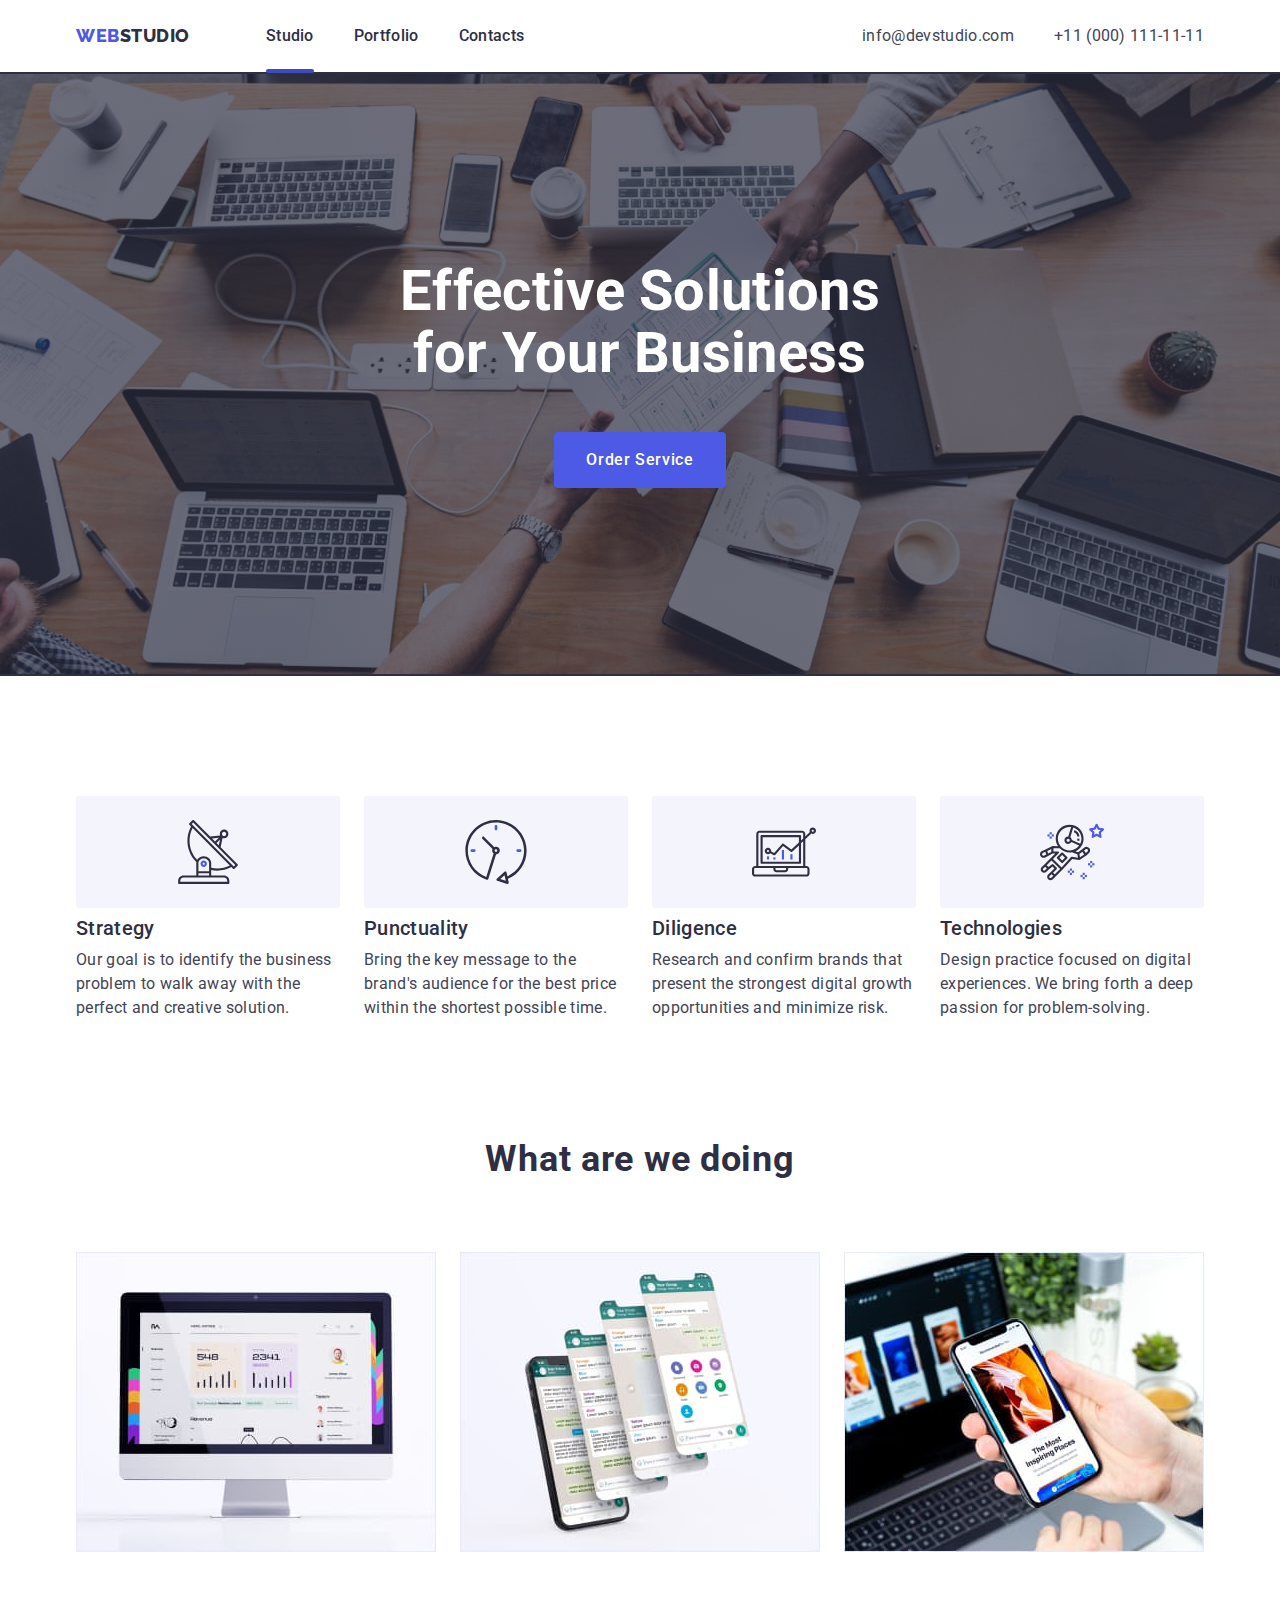
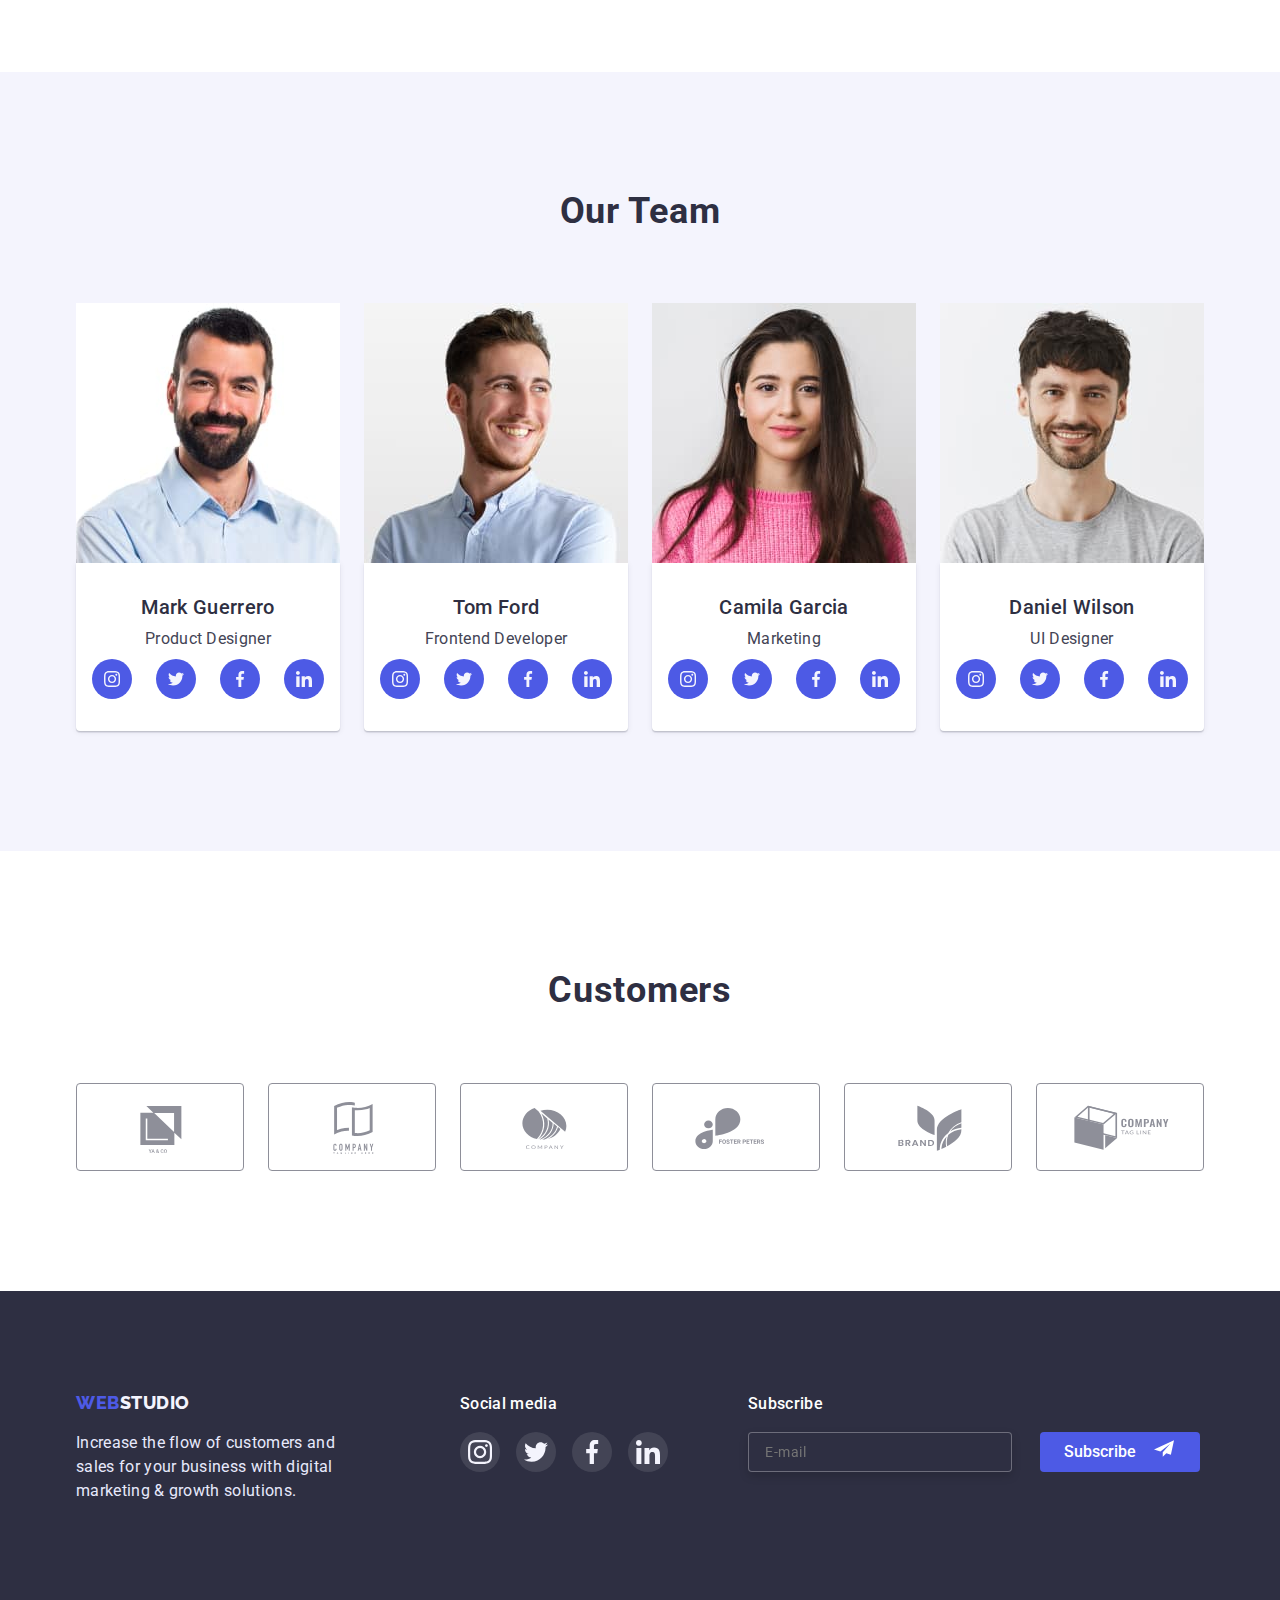
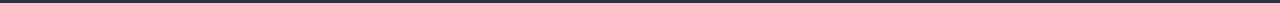
<file: index.html>
<!DOCTYPE html>
<html lang="en">
  <head>
    <meta charset="UTF-8" />
    <meta http-equiv="X-UA-Compatible" content="IE=edge" />
    <meta name="viewport" content="width=device-width, initial-scale=1.0" />
    <title>WebStudio</title>

    <link rel="preconnect" href="https://fonts.googleapis.com" />
    <link rel="preconnect" href="https://fonts.gstatic.com" crossorigin />
    <link
      href="https://fonts.googleapis.com/css2?family=Raleway:wght@800&family=Roboto:wght@400;500;700;900&display=swap"
      rel="stylesheet"
    />
    <link
      rel="stylesheet"
      href="https://cdn.jsdelivr.net/npm/modern-normalize@1.1.0/modern-normalize.min.css"
    />
    <link rel="stylesheet" href="./css/styles.css" />
  </head>
  <body>
    <!--header-->
    <header class="header">
      <div class="container heder-container">
        <nav class="nav">
          <a class="logo logo-header" href="">WEB<span class="logo-dark">STUDIO</span></a>
          <ul class="nav-list">
            <li class="nav-item"><a class="nav-link active" href="">Studio</a></li>
            <li class="nav-item"><a class="nav-link" href="./portfolio.html">Portfolio</a></li>
            <li class="nav-item"><a class="nav-link" href="">Contacts</a></li>
          </ul>
        </nav>
        <address class="contact">
          <ul class="contact-list">
            <li class="contact-item">
              <a class="text contact-mail" href="mailto:info@devstudio.com">info@devstudio.com</a>
            </li>
            <li class="contact-item">
              <a class="text contact-tel" href="tel:+110001111111">+11 (000) 111-11-11</a>
            </li>
          </ul>
        </address>
      </div>
    </header>
    <main>
      <!--hero-->
      <section class="hero">
        <div class="container">
          <h1 class="main-title">Effective Solutions for Your Business</h1>
          <button class="btn modal-btn" data-modal-open type="button">Order Service</button>
        </div>
      </section>

      <!--activity-company-->
      <section class="section activity-company">
        <div class="container">
          <h2 class="hidden-title">work</h2>
          <ul class="activity-company-list">
            <li class="activity-company-item">
              <div class="company-icon-box">
                <svg class="company-icon">
                  <use href="./images/icons.svg#antenna"></use>
                </svg>
              </div>
              <h3 class="suptitle activity-company-title">Strategy</h3>
              <p class="activity-company-text">
                Our goal is to identify the business problem to walk away with the perfect and
                creative solution.
              </p>
            </li>

            <li class="activity-company-item">
              <div class="company-icon-box">
                <svg class="company-icon">
                  <use href="./images/icons.svg#clock"></use>
                </svg>
              </div>
              <h3 class="suptitle activity-company-title">Punctuality</h3>
              <p class="activity-company-text">
                Bring the key message to the brand's audience for the best price within the shortest
                possible time.
              </p>
            </li>

            <li class="activity-company-item">
              <div class="company-icon-box">
                <svg class="company-icon">
                  <use href="./images/icons.svg#diagram"></use>
                </svg>
              </div>
              <h3 class="suptitle activity-company-title">Diligence</h3>
              <p class="activity-company-text">
                Research and confirm brands that present the strongest digital growth opportunities
                and minimize risk.
              </p>
            </li>

            <li class="activity-company-item">
              <div class="company-icon-box">
                <svg class="company-icon">
                  <use href="./images/icons.svg#astronaut"></use>
                </svg>
              </div>
              <h3 class="suptitle activity-company-title">Technologies</h3>
              <p class="activity-company-text">
                Design practice focused on digital experiences. We bring forth a deep passion for
                problem-solving.
              </p>
            </li>
          </ul>
        </div>
      </section>

      <!--work-->
      <section class="section our-work">
        <div class="container">
          <h2 class="title our-work-title">What are we doing</h2>
          <ul class="our-work-list">
            <li class="our-work-item">
              <img class="our-work-img" src="./images/job/pc.jpg" alt="photo" width="360" />
            </li>

            <li class="our-work-item">
              <img class="our-work-img" src="./images/job/telephone.jpg" alt="photo" width="360" />
            </li>

            <li class="our-work-item">
              <img class="our-work-img" src="./images/job/laptop.jpg" alt="photo" width="360" />
            </li>
          </ul>
        </div>
      </section>

      <!--team-->
      <section class="section team">
        <div class="container">
          <h2 class="title team-title">Our Team</h2>
          <ul class="team-list">
            <li class="team-item">
              <img class="team-img" src="./images/team/Product.jpg" alt="photo" width="264" />
              <div class="card-content card-team">
                <h3 class="suptitle developer-name">Mark Guerrero</h3>
                <p class="developer-descriptions">Product Designer</p>
                <ul class="social-list">
                  <li class="social-item">
                    <a href="" class="social-link">
                      <svg class="social-icon">
                        <use href="./images/icons.svg#instagram"></use>
                      </svg>
                    </a>
                  </li>
                  <li class="social-item">
                    <a href="" class="social-link">
                      <svg class="social-icon">
                        <use href="./images/icons.svg#twitter"></use>
                      </svg>
                    </a>
                  </li>
                  <li class="social-item">
                    <a href="" class="social-link">
                      <svg class="social-icon">
                        <use href="./images/icons.svg#facebook"></use>
                      </svg>
                    </a>
                  </li>
                  <li class="social-item">
                    <a href="" class="social-link">
                      <svg class="social-icon">
                        <use href="./images/icons.svg#linkedin"></use>
                      </svg>
                    </a>
                  </li>
                </ul>
              </div>
            </li>

            <li class="team-item">
              <img class="team-img" src="./images/team/Frontend.jpg" alt="photo" width="264" />
              <div class="card-content card-team">
                <h3 class="suptitle developer-name">Tom Ford</h3>
                <p class="developer-descriptions">Frontend Developer</p>
                <ul class="social-list">
                  <li class="social-item">
                    <a href="" class="social-link">
                      <svg class="social-icon">
                        <use href="./images/icons.svg#instagram"></use>
                      </svg>
                    </a>
                  </li>
                  <li class="social-item">
                    <a href="" class="social-link">
                      <svg class="social-icon">
                        <use href="./images/icons.svg#twitter"></use>
                      </svg>
                    </a>
                  </li>
                  <li class="social-item">
                    <a href="" class="social-link">
                      <svg class="social-icon">
                        <use href="./images/icons.svg#facebook"></use>
                      </svg>
                    </a>
                  </li>
                  <li class="social-item">
                    <a href="" class="social-link">
                      <svg class="social-icon">
                        <use href="./images/icons.svg#linkedin"></use>
                      </svg>
                    </a>
                  </li>
                </ul>
              </div>
            </li>

            <li class="team-item">
              <img class="team-img" src="./images/team/Marketing.jpg" alt="photo" width="264" />
              <div class="card-content card-team">
                <h3 class="suptitle developer-name">Camila Garcia</h3>
                <p class="developer-descriptions">Marketing</p>
                <ul class="social-list">
                  <li class="social-item">
                    <a href="" class="social-link">
                      <svg class="social-icon">
                        <use href="./images/icons.svg#instagram"></use>
                      </svg>
                    </a>
                  </li>
                  <li class="social-item">
                    <a href="" class="social-link">
                      <svg class="social-icon">
                        <use href="./images/icons.svg#twitter"></use>
                      </svg>
                    </a>
                  </li>
                  <li class="social-item">
                    <a href="" class="social-link">
                      <svg class="social-icon">
                        <use href="./images/icons.svg#facebook"></use>
                      </svg>
                    </a>
                  </li>
                  <li class="social-item">
                    <a href="" class="social-link">
                      <svg class="social-icon">
                        <use href="./images/icons.svg#linkedin"></use>
                      </svg>
                    </a>
                  </li>
                </ul>
              </div>
            </li>

            <li class="team-item">
              <img class="team-img" src="./images/team/UI.jpg" alt="photo" width="264" />
              <div class="card-content card-team">
                <h3 class="suptitle developer-name">Daniel Wilson</h3>
                <p class="developer-descriptions">UI Designer</p>
                <ul class="social-list">
                  <li class="social-item">
                    <a href="" class="social-link">
                      <svg class="social-icon">
                        <use href="./images/icons.svg#instagram"></use>
                      </svg>
                    </a>
                  </li>
                  <li class="social-item">
                    <a href="" class="social-link">
                      <svg class="social-icon">
                        <use href="./images/icons.svg#twitter"></use>
                      </svg>
                    </a>
                  </li>
                  <li class="social-item">
                    <a href="" class="social-link">
                      <svg class="social-icon">
                        <use href="./images/icons.svg#facebook"></use>
                      </svg>
                    </a>
                  </li>
                  <li class="social-item">
                    <a href="" class="social-link">
                      <svg class="social-icon">
                        <use href="./images/icons.svg#linkedin"></use>
                      </svg>
                    </a>
                  </li>
                </ul>
              </div>
            </li>
          </ul>
        </div>
      </section>
    </main>
    <!--customers-->
    <section class="section">
      <div class="container">
        <h2 class="title">Customers</h2>
        <ul class="customers-list">
          <li class="customers-item">
            <a class="customers-link" href="">
              <svg class="customers-icon">
                <use href="./images/icons.svg#logo"></use>
              </svg>
            </a>
          </li>
          <li class="customers-item">
            <a class="customers-link" href="">
              <svg class="customers-icon">
                <use href="./images/icons.svg#logo-first"></use>
              </svg>
            </a>
          </li>
          <li class="customers-item">
            <a class="customers-link" href="">
              <svg class="customers-icon">
                <use href="./images/icons.svg#logo-second"></use>
              </svg>
            </a>
          </li>
          <li class="customers-item">
            <a class="customers-link" href="">
              <svg class="customers-icon">
                <use href="./images/icons.svg#logo-third"></use>
              </svg>
            </a>
          </li>
          <li class="customers-item">
            <a class="customers-link" href="">
              <svg class="customers-icon">
                <use href="./images/icons.svg#logo-fourth"></use>
              </svg>
            </a>
          </li>
          <li class="customers-item">
            <a class="customers-link" href="">
              <svg class="customers-icon">
                <use href="./images/icons.svg#logo-fifth"></use>
              </svg>
            </a>
          </li>
        </ul>
      </div>
    </section>

    <!--footer-->
    <footer class="footer">
      <div class="container footer-container">
        <div class="container-logo">
          <a class="logo logo-footer" href="">WEB<span class="logo-withe">STUDIO</span></a>
          <p class="footer-text">
            Increase the flow of customers and sales for your business with digital marketing &
            growth solutions.
          </p>
        </div>
        <div class="social-media">
          <h2 class="footer-suptitle">Social media</h2>
          <ul class="footer-list-icon">
            <li class="footer-item-icon">
              <a class="footer-link-icon" href="">
                <svg class="footer-icon">
                  <use href="./images/icons.svg#instagram"></use>
                </svg>
              </a>
            </li>
            <li class="footer-item-icon">
              <a class="footer-link-icon" href="">
                <svg class="footer-icon">
                  <use href="./images/icons.svg#twitter"></use>
                </svg>
              </a>
            </li>
            <li class="footer-item-icon">
              <a class="footer-link-icon" href="">
                <svg class="footer-icon">
                  <use href="./images/icons.svg#facebook"></use>
                </svg>
              </a>
            </li>
            <li class="footer-item-icon">
              <a class="footer-link-icon" href="">
                <svg class="footer-icon">
                  <use href="./images/icons.svg#linkedin"></use>
                </svg>
              </a>
            </li>
          </ul>
        </div>
        <!--footer-form-->
        <form class="footer-form">
          <label class="footer-form-input-desc" for="footer-email">Subscribe</label>
          <input
            class="footer-form-input"
            type="email"
            name="user_email"
            id="footer-email"
            placeholder="E-mail"
            required
            title="Email"
            minlength="2"
          />

          <button class="footer-btn" type="submit">
            Subscribe
            <span class="footer-form-btn">
              <svg class="footer-form-icon">
                <use href="./images/icons.svg#frame"></use>
              </svg>
            </span>
          </button>
        </form>
      </div>
    </footer>
    <!--modal window-->
    <div class="backdrop is-hidden" data-modal>
      <div class="modal">
        <button class="modal-slose-btn" data-modal-close type="button">
          <svg class="modal-slose-btn-icon">
            <use href="./images/icons.svg#close-modal"></use>
          </svg>
        </button>
        <!--modal form-->
        <p class="modal-form-text">Leave your contacts and we will call you back</p>
        <form class="modal-form">
          <div class="modal-form-field">
            <label class="modal-form-input-desc" for="user-name">Name</label>
            <div class="input-wrap-icon">
              <input
                class="modal-form-input"
                type="text"
                name="user_name"
                id="user-name"
                autofocus
                required
                title="user name"
                pattern="^[a-zA-Zа-я А-Я]+$"
                minlength="2"
              />
              <svg class="modal-input-icon">
                <use href="./images/icons.svg#person"></use>
              </svg>
            </div>
          </div>

          <div class="modal-form-field">
            <label class="modal-form-input-desc" for="user-phone">phone</label>
            <div class="input-wrap-icon">
              <input
                class="modal-form-input"
                type="tel"
                name="user_phone"
                id="user-phone"
                required
                title="xxx-xxx-xx-xx"
                pattern="^[0-9]{3}[0-9]{3}[0-9]{2}[0-9]{2}"
              />
              <svg class="modal-input-icon">
                <use href="./images/icons.svg#phone"></use>
              </svg>
            </div>
          </div>

          <div class="modal-form-field">
            <label class="modal-form-input-desc" for="user-email">phone</label>
            <div class="input-wrap-icon">
              <input
                class="modal-form-input"
                type="email"
                id="user-email"
                name="user_email"
                required
                title="test@mail.com"
                minlength="2"
              />
              <svg class="modal-input-icon">
                <use href="./images/icons.svg#email"></use>
              </svg>
            </div>
          </div>

          <div class="modal-form-textarea">
            <label class="modal-form-input-desc" for="user-message">Comment</label>
            <textarea
              class="user-form-message"
              name="user_message"
              id="user-message"
              placeholder="Text input"
            ></textarea>
          </div>

          <div class="modal-field-check-box">
            <input
              class="modal-check-box hidden-title"
              type="checkbox"
              name="user-policy"
              id="user-policy"
              value="true"
              required
            />
            <label class="modal-check-box-desc" for="user-policy"
              ><span class=""
                ><svg class="modal-slose-btn-icon">
                  <use href="./images/icons.svg#vector"></use>
                </svg>
              </span>
              accept the terms and conditions of the&nbsp;
              <a class="modal-user-policy-accent" href="">PrivacyPolicy</a></label
            >
          </div>

          <button class="btn modal-form-submit" type="submit">
            <span class="modal-form-submit-text">Send</span>
          </button>
        </form>
      </div>
    </div>
    <script src="./js/modal.js"></script>
  </body>
</html>
</file>
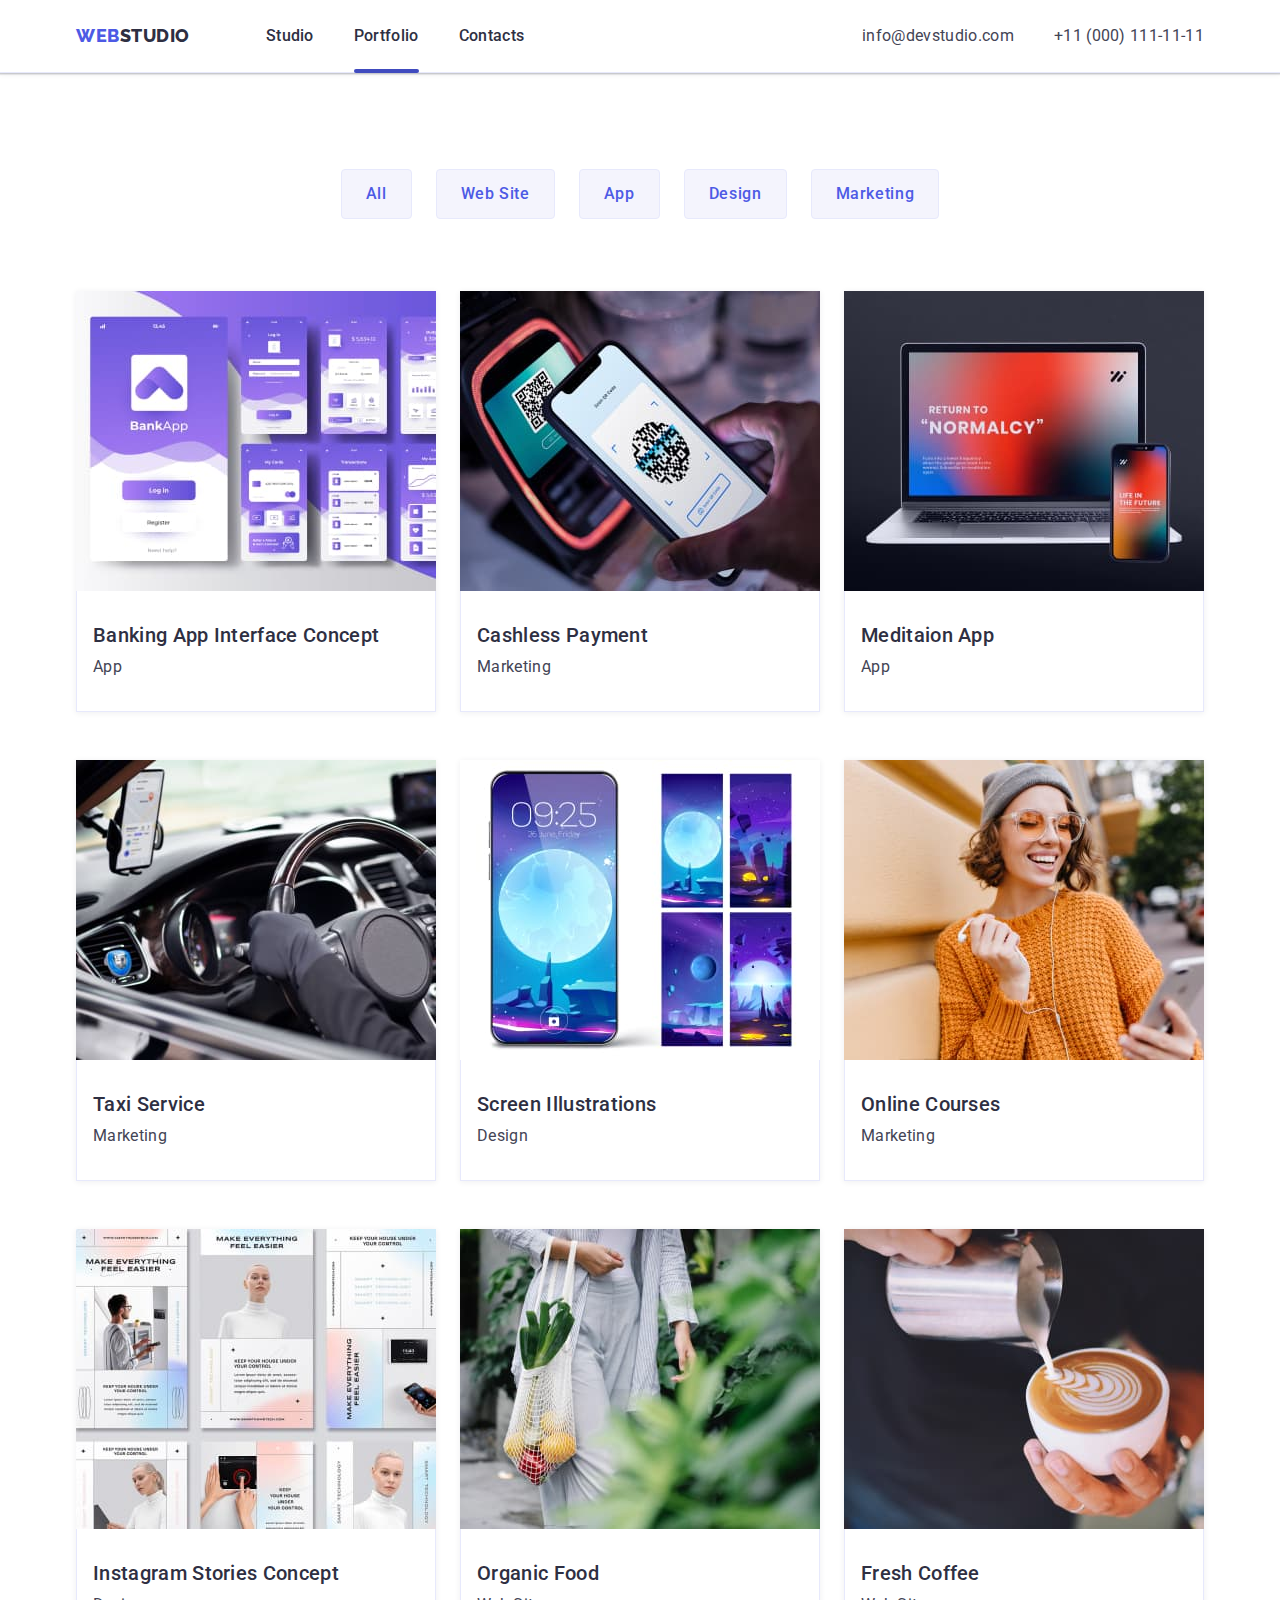
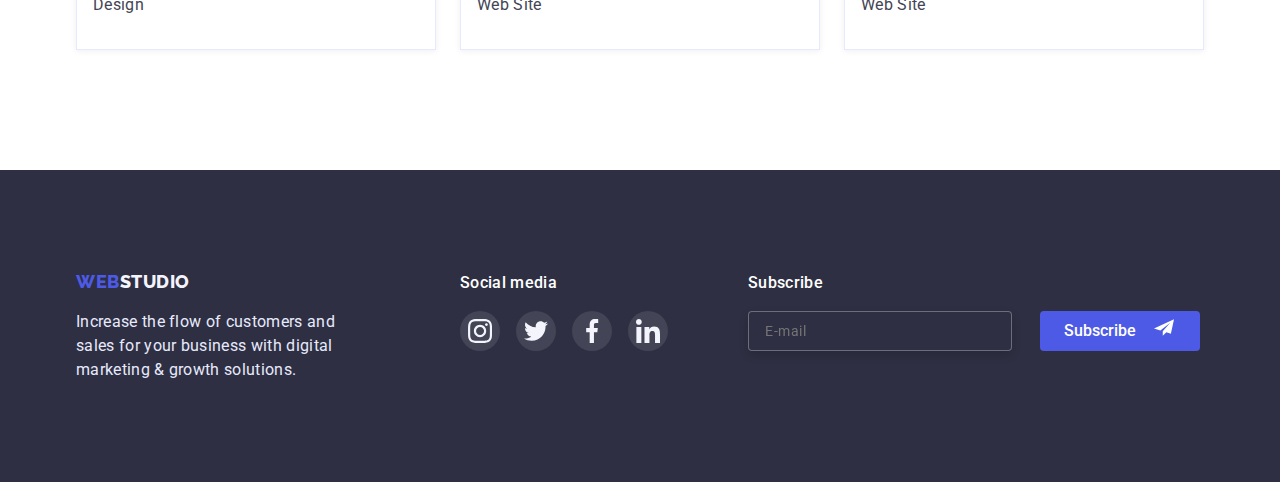
<file: portfolio.html>
<!DOCTYPE html>
<html lang="en">
  <head>
    <meta charset="UTF-8" />
    <meta http-equiv="X-UA-Compatible" content="IE=edge" />
    <meta name="viewport" content="width=device-width, initial-scale=1.0" />
    <title>Document</title>

    <link rel="preconnect" href="https://fonts.googleapis.com" />
    <link rel="preconnect" href="https://fonts.gstatic.com" crossorigin />
    <link
      href="https://fonts.googleapis.com/css2?family=Raleway:wght@800&family=Roboto:wght@400;500;700;900&display=swap"
      rel="stylesheet"
    />
    <link
      rel="stylesheet"
      href="https://cdn.jsdelivr.net/npm/modern-normalize@1.1.0/modern-normalize.min.css"
    />
    <link rel="stylesheet" href="./css/styles.css" />
  </head>
  <body>
    <!--header-->
    <header class="header border-header">
      <div class="container heder-container">
        <nav class="nav">
          <a class="logo logo-header" href="">WEB<span class="logo-dark">STUDIO</span></a>
          <ul class="nav-list">
            <li class="nav-item"><a class="nav-link" href="./index.html">Studio</a></li>
            <li class="nav-item"><a class="nav-link active" href="">Portfolio</a></li>
            <li class="nav-item"><a class="nav-link" href="">Contacts</a></li>
          </ul>
        </nav>
        <address class="contact">
          <ul class="contact-list">
            <li class="contact-item">
              <a class="text contact-mail" href="mailto:info@devstudio.com">info@devstudio.com</a>
            </li>
            <li class="contact-item">
              <a class="text contact-tel" href="tel:+110001111111">+11 (000) 111-11-11</a>
            </li>
          </ul>
        </address>
      </div>
    </header>
    <main>
      <!--section-btn-->
      <section class="portfolio-section">
        <div class="container">
          <h1 class="hidden-title" hidden>About work</h1>
          <ul class="btn-list">
            <li class="btn-item">
              <button class="btn btn-text" type="button">All</button>
            </li>

            <li class="btn-item">
              <button class="btn btn-text" type="button">Web Site</button>
            </li>

            <li class="btn-item">
              <button class="btn btn-text" type="button">App</button>
            </li>

            <li class="btn-item">
              <button class="btn btn-text" type="button">Design</button>
            </li>

            <li class="btn-item">
              <button class="btn btn-text" type="button">Marketing</button>
            </li>
          </ul>

          <!--card-set-->
          <ul class="card-set">
            <li class="card-item">
              <a class="card-link" href="">
                <div class="overlay">
                  <img src="./images/portfolio/bank.jpg" alt="photo" width="360" />
                  <p class="overlay-text">
                    14 Stylish and User-Friendly App Design Concepts · Task Manager App · Calorie
                    Tracker App · Exotic Fruit Ecommerce App · Cloud Storage App
                  </p>
                </div>
                <div class="card-content portfolio-card-content">
                  <h2 class="suptitle">Banking App Interface Concept</h2>
                  <p class="card-text">App</p>
                </div>
              </a>
            </li>

            <li class="card-item">
              <a class="card-link" href="">
                <div class="overlay">
                  <img src="./images/portfolio/tel.jpg" alt="photo" width="360" />
                  <p class="overlay-text">
                    14 Stylish and User-Friendly App Design Concepts · Task Manager App · Calorie
                    Tracker App · Exotic Fruit Ecommerce App · Cloud Storage App
                  </p>
                </div>
                <div class="card-content portfolio-card-content">
                  <h2 class="suptitle">Cashless Payment</h2>
                  <p class="card-text">Marketing</p>
                </div>
              </a>
            </li>

            <li class="card-item">
              <a class="card-link" href="">
                <div class="overlay">
                  <img src="./images/portfolio/note.jpg" alt="photo" width="360" />
                  <p class="overlay-text">
                    14 Stylish and User-Friendly App Design Concepts · Task Manager App · Calorie
                    Tracker App · Exotic Fruit Ecommerce App · Cloud Storage App
                  </p>
                </div>
                <div class="card-content portfolio-card-content">
                  <h2 class="suptitle">Meditaion App</h2>
                  <p class="card-text">App</p>
                </div>
              </a>
            </li>

            <li class="card-item">
              <a class="card-link" href="">
                <div class="overlay">
                  <img src="./images/portfolio/car.jpg" alt="photo" width="360" />
                  <p class="overlay-text">
                    14 Stylish and User-Friendly App Design Concepts · Task Manager App · Calorie
                    Tracker App · Exotic Fruit Ecommerce App · Cloud Storage App
                  </p>
                </div>
                <div class="card-content portfolio-card-content">
                  <h2 class="suptitle">Taxi Service</h2>
                  <p class="card-text">Marketing</p>
                </div>
              </a>
            </li>

            <li class="card-item">
              <a class="card-link" href="">
                <div class="overlay">
                  <img src="./images/portfolio/skrin.jpg" alt="photo" width="360" />
                  <p class="overlay-text">
                    14 Stylish and User-Friendly App Design Concepts · Task Manager App · Calorie
                    Tracker App · Exotic Fruit Ecommerce App · Cloud Storage App
                  </p>
                </div>
                <div class="card-content portfolio-card-content">
                  <h2 class="suptitle">Screen Illustrations</h2>
                  <p class="card-text">Design</p>
                </div>
              </a>
            </li>

            <li class="card-item">
              <a class="card-link" href="">
                <div class="overlay">
                  <img src="./images/portfolio/girl.jpg" alt="photo" width="360" />
                  <p class="overlay-text">
                    14 Stylish and User-Friendly App Design Concepts · Task Manager App · Calorie
                    Tracker App · Exotic Fruit Ecommerce App · Cloud Storage App
                  </p>
                </div>
                <div class="card-content portfolio-card-content">
                  <h2 class="suptitle">Online Courses</h2>
                  <p class="card-text">Marketing</p>
                </div>
              </a>
            </li>

            <li class="card-item">
              <a class="card-link" href="">
                <div class="overlay">
                  <img src="./images/portfolio/make.jpg" alt="photo" width="360" />
                  <p class="overlay-text">
                    14 Stylish and User-Friendly App Design Concepts · Task Manager App · Calorie
                    Tracker App · Exotic Fruit Ecommerce App · Cloud Storage App
                  </p>
                </div>
                <div class="card-content portfolio-card-content">
                  <h2 class="suptitle">Instagram Stories Concept</h2>
                  <p class="card-text">Design</p>
                </div>
              </a>
            </li>

            <li class="card-item">
              <a class="card-link" href="">
                <div class="overlay">
                  <img src="./images/portfolio/save.jpg" alt="photo" width="360" />
                  <p class="overlay-text">
                    14 Stylish and User-Friendly App Design Concepts · Task Manager App · Calorie
                    Tracker App · Exotic Fruit Ecommerce App · Cloud Storage App
                  </p>
                </div>
                <div class="card-content portfolio-card-content">
                  <h2 class="suptitle">Organic Food</h2>
                  <p class="card-text">Web Site</p>
                </div>
              </a>
            </li>

            <li class="card-item">
              <a class="card-link" href="">
                <div class="overlay">
                  <img src="./images/portfolio/milk.jpg" alt="photo" width="360" />
                  <p class="overlay-text">
                    14 Stylish and User-Friendly App Design Concepts · Task Manager App · Calorie
                    Tracker App · Exotic Fruit Ecommerce App · Cloud Storage App
                  </p>
                </div>
                <div class="card-content portfolio-card-content">
                  <h2 class="suptitle">Fresh Coffee</h2>
                  <p class="card-text">Web Site</p>
                </div>
              </a>
            </li>
          </ul>
        </div>
      </section>
    </main>

     <!--footer-->
     <footer class="footer">
      <div class="container footer-container">
        <div class="container-logo">
          <a class="logo logo-footer" href="">WEB<span class="logo-withe">STUDIO</span></a>
          <p class="footer-text">
            Increase the flow of customers and sales for your business with digital marketing &
            growth solutions.
          </p>
        </div>
        <div class="social-media">
          <h2 class="footer-suptitle">Social media</h2>
          <ul class="footer-list-icon">
            <li class="footer-item-icon">
              <a class="footer-link-icon" href="">
                <svg class="footer-icon">
                  <use href="./images/icons.svg#instagram"></use>
                </svg>
              </a>
            </li>
            <li class="footer-item-icon">
              <a class="footer-link-icon" href="">
                <svg class="footer-icon">
                  <use href="./images/icons.svg#twitter"></use>
                </svg>
              </a>
            </li>
            <li class="footer-item-icon">
              <a class="footer-link-icon" href="">
                <svg class="footer-icon">
                  <use href="./images/icons.svg#facebook"></use>
                </svg>
              </a>
            </li>
            <li class="footer-item-icon">
              <a class="footer-link-icon" href="">
                <svg class="footer-icon">
                  <use href="./images/icons.svg#linkedin"></use>
                </svg>
              </a>
            </li>
          </ul>
        </div>
        <!--footer-form-->
        <form class="footer-form">
          <label class="footer-form-input-desc" for="footer-email">Subscribe</label>
          <input
            class="footer-form-input"
            type="email"
            name="user_email"
            id="footer-email"
            placeholder="E-mail"
            required
            title="Email"
            minlength="2"
          />

          <button class="footer-btn" type="submit">
            Subscribe
            <span class="footer-form-btn">
              <svg class="footer-form-icon">
                <use href="./images/icons.svg#frame"></use>
              </svg>
            </span>
          </button>
        </form>
      </div>
    </footer>
  </body>
</html>
</file>
<file: css/styles.css>
:root {
  --primari-font: 'Roboto', sans-serif;
  --secondari-font: 'Raleway', sans-serif;

  --primari-text-color: #434455;
  --secondari-text-color: #2e2f42;

  --accent: #e7e9fc;
  --withe: #ffffff;
  --light: #f4f4fd;
  --Primary-brand: #4d5ae5;
  --Primary-brand-accent: #404bbf;
  --success: #31d0aa;

  --transition-dur-and-func: 250ms cubic-bezier(0.4, 0, 0.2, 1);
}

/*=====================reset============================================*/
h1,
h2,
h3,
h4,
p {
  margin-top: 0;
  margin-bottom: 0;
}

a {
  text-decoration: none;
}
ul {
  list-style: none;
  margin-top: 0;
  margin-bottom: 0;
  padding-left: 0;
}
img {
  display: block;
  max-width: 100%;
  height: auto;
}
button {
  cursor: pointer;
}

/*=====================================componets============================================*/

.section {
  padding-top: 120px;
  padding-bottom: 120px;
}
.container {
  max-width: 1158px;
  margin: 0 auto;
  padding: 0 15px;
}
.title {
  font-weight: 700;
  font-size: 36px;
  line-height: 1.1;
  text-align: center;
  letter-spacing: 0.02em;
  margin-bottom: 72px;
  color: var(--secondari-text-color);
}
.hidden-title {
  position: absolute;
  white-space: nowrap;
  width: 1px;
  height: 1px;
  overflow: hidden;
  border: 0;
  padding: 0;
  clip: rect(0 0 0 0);
  clip-path: inset(50%);
  margin: -1px;
}
.suptitle {
  font-weight: 500;
  font-size: 20px;
  line-height: 1.2;
  margin-bottom: 8px;
  color: var(--secondari-text-color);
}
.btn {
  font-weight: 500;
  font-size: 16px;
  line-height: 1.5;
  display: flex;
  align-items: center;
  text-align: center;
  letter-spacing: 0.04em;
  border-radius: 4px;
  align-content: center;
}
.card-content {
  padding: 32px 16px;
  background-color: var(--withe);
}
/*=======================================body=======================================*/
body {
  font-family: 'Roboto', sans-serif;
  color: var(--primari-text-color);
  background-color: var(--withe);
  font-size: 16px;
  line-height: 1.5;
  letter-spacing: 0.02em;
}
/*==================================logo styles====================================*/
.logo {
  font-family: var(--secondari-font);
  font-style: normal;
  font-weight: 800;
  font-size: 18px;
  line-height: 1.33;
  letter-spacing: 0.03em;

  color: var(--Primary-brand);
}
.logo-dark {
  color: var(--secondari-text-color);
  margin-right: 76px;
}
.logo-withe {
  color: var(--light);
  display: inline-block;
}

/*==================================heder====================================*/

.nav {
  margin-right: auto;
}
.heder-container,
.nav,
.nav-list {
  display: flex;
  align-items: center;
}
.logo-header {
  padding-top: 24px;
  padding-bottom: 24px;
}
.nav-list {
  gap: 40px;
}
.nav-link {
  position: relative;
  font-weight: 500;
  font-size: 16px;
  line-height: 1.5;
  padding-top: 24px;
  padding-bottom: 24px;
  color: var(--secondari-text-color);
  transition: color var(--transition-dur-and-func);
}
.active::after {
  position: absolute;
  bottom: 0px;
  transform: translateY(100%);
  content: '';
  display: block;
  width: 100%;
  height: 4px;
  background-color: #404bbf;
  border-radius: 2px;
}
.contact-list {
  display: flex;
  align-items: center;
}
.contact-mail {
  display: inline-block;
  font-style: normal;
  color: inherit;
  margin-right: 40px;
  padding-top: 24px;
  padding-bottom: 24px;
  transition: color var(--transition-dur-and-func);
}
.contact-tel {
  font-style: normal;
  color: inherit;
  padding-top: 24px;
  padding-bottom: 24px;
  transition: color var(--transition-dur-and-func);
}
/*-----------HOVER--------------*/
.nav-link:hover,
.nav-link:focus,
.contact-mail:hover,
.contact-mail:focus,
.contact-tel:hover,
.contact-tel:focus {
  color: var(--Primary-brand-accent);
}
/*==================================hero====================================*/
.hero {
  max-width: 1440px;
  margin: auto;
  padding-top: 188px;
  padding-bottom: 188px;
  background-image: linear-gradient(rgba(46, 47, 66, 0.7), rgba(46, 47, 66, 0.7)),
    url(../images/hero/hero.jpg);
  background-color: #2e2f42;
  background-repeat: no-repeat;
  background-position: center;
}
.main-title {
  font-weight: 700;
  font-size: 56px;
  line-height: 1.11;
  max-width: 494px;
  margin: 0 auto;
  margin-bottom: 48px;
  color: var(--withe);
  text-align: center;
}
.modal-btn {
  padding: 16px 32px;
  color: var(--withe);
  background-color: var(--Primary-brand);
  margin-left: auto;
  margin-right: auto;
  border: none;
  transition: background-color var(--transition-dur-and-func),
    box-shadow var(--transition-dur-and-func);
}
.modal-btn:hover,
.modal-btn:focus {
  background-color: var(--Primary-brand-accent);
  box-shadow: 0px 4px 4px rgba(0, 0, 0, 0.15);
}
/*===========================activity-company=====================================*/

.activity-company-list {
  display: flex;
  flex-wrap: wrap;
  column-gap: 24px;
}
.activity-company-item {
  flex-basis: calc((100% - 3 * 24px) / 4);
}
.company-icon-box {
  width: 264px;
  height: 112px;
  margin-bottom: 8px;
  display: flex;
  justify-content: center;
  align-items: center;

  background: var(--light);
  border-radius: 4px;
}
.company-icon {
  width: 64px;
  height: 64px;
}
/*-----------------------------work--------------------------------------------------*/
.our-work {
  padding-top: 0px;
}
.our-work-list {
  display: flex;
  flex-wrap: wrap;
  column-gap: 24px;
}
.our-work-item {
  flex-basis: calc((100% - 2 * 24px) / 3);
}

/*-----------------------------team---------------------------------------------------*/
.team {
  background-color: var(--light);
}
.team-list {
  display: flex;
  flex-wrap: wrap;
  gap: 24px;
}
.team-item {
  flex-basis: calc((100% - 3 * 24px) / 4);
}
.card-team {
  box-shadow: 0px 1px 6px rgba(46, 47, 66, 0.08), 0px 1px 1px rgba(46, 47, 66, 0.16),
    0px 2px 1px rgba(46, 47, 66, 0.08);
  border-radius: 0px 0px 4px 4px;
}
.developer-name {
  text-align: center;
}
.developer-descriptions {
  text-align: center;
  margin-bottom: 8px;
}
/*==================================social=====================================*/
.social-list {
  display: flex;
  justify-content: center;
  gap: 24px;
}

.social-item {
  width: 40px;
  height: 40px;
}
.social-link {
  width: 100%;
  height: 100%;
  display: flex;
  justify-content: center;
  align-items: center;
  background-color: var(--Primary-brand);
  border-radius: 50%;
  fill: var(--light);
  transition: background-color var(--transition-dur-and-func);
}
.social-link:hover,
.social-link :focus {
  background-color: var(--Primary-brand-accent);
}
.social-icon {
  width: 16px;
  height: 16px;
}
/*==================================customers=====================================*/
.customers-list {
  display: flex;
  justify-content: center;
  gap: 24px;
}
.customers-item {
  width: 168px;
  height: 88px;
}
.customers-link {
  width: 100%;
  height: 100%;
  display: flex;
  justify-content: center;
  align-items: center;
  border: 1px solid #8e8f99;
  border-radius: 4px;
  fill: #8e8f99;
  transition: border-color var(--transition-dur-and-func);
}
.customers-link:hover,
.customers-link:focus {
  border-color: var(--Primary-brand-accent);
}
.customers-icon {
  width: 104px;
  height: 56px;
  transition: fill var(--transition-dur-and-func);
}
.customers-link:hover .customers-icon,
.customers-link:focus .customers-icon {
  fill: var(--Primary-brand-accent);
}

/*==================================footer====================================*/
.footer {
  background-color: #2e2f42;
  padding-top: 100px;
  padding-bottom: 100px;
}
.footer-container {
  display: flex;
  align-items: baseline;
}
.container-logo {
  margin-right: 120px;
}
.logo-footer {
  display: block;
  margin-bottom: 16px;
}

.footer-text {
  max-width: 264px;
  color: var(--accent);
}
.social-media {
  margin-right: 80px;
}
/*==============================footer-icon==========================*/

.footer-suptitle {
  font-weight: 500;
  font-size: 16px;
  line-height: 1.5;
  letter-spacing: 0.02em;

  color: var(--withe);
  margin-bottom: 16px;
}
.footer-list-icon {
  display: flex;
  gap: 16px;
}
.footer-item-icon {
  width: 40px;
  height: 40px;
}
.footer-link-icon {
  width: 100%;
  height: 100%;
  display: flex;
  justify-content: center;
  align-items: center;

  background: rgba(255, 255, 255, 0.1);
  border-radius: 50%;
  fill: var(--light);
  transition: background-color var(--transition-dur-and-func);
}
.footer-link-icon:hover,
.footer-link-icon:focus {
  background-color: var(--success);
}
.footer-icon {
  width: 24px;
  height: 24px;
}

/*=======================footer-form========================*/
.footer-form-input-desc {
  font-weight: 500;
  font-size: 16px;
  line-height: 1.5;

  letter-spacing: 0.02em;
  color: var(--withe);

  display: flex;
  margin-bottom: 16px;
}

.footer-form-input {
  width: 264px;
  font-size: 14px;
  line-height: 1.6;
  letter-spacing: 0.04em;
  color: var(--light);
  margin-right: 24px;
  border: 1px solid rgba(255, 255, 255, 0.3);
  filter: drop-shadow(0px 4px 4px rgba(0, 0, 0, 0.15));
  border-radius: 4px;
  background-color: #2e2f42;
  padding: 8px 16px;
  outline: none;
}

.footer-btn {
  font-weight: 500;
  font-size: 16px;
  line-height: 1.5;

  position: relative;
  color: var(--withe);

  padding: 8px 64px 8px 24px;
  background: var(--Primary-brand);
  border-radius: 4px;
  border: none;

  transition: background-color var(--transition-dur-and-func);
}
.footer-btn:hover,
.footer-btn:focus {
  background-color: var(--Primary-brand-accent);
}

.footer-form-btn {
  position: absolute;
  right: 24px;
  top: 50%;
  transform: translateY(-50%);
}

.footer-form-icon {
  width: 24px;
  height: 20px;
  fill: var(--withe);
}

/*================///////////////////////////////======portfolio=========////////////////=================*/
.border-header {
  border-bottom: 1px solid var(--accent);
  box-shadow: 0px 2px 1px rgba(46, 47, 66, 0.08), 0px 1px 1px rgba(46, 47, 66, 0.16),
    0px 1px 6px rgba(46, 47, 66, 0.08);
}

.portfolio-section {
  padding-top: 96px;
  padding-bottom: 120px;
}
.btn-list {
  display: flex;
  justify-content: center;
  gap: 24px;
  margin-bottom: 72px;
}
.btn-text {
  padding: 12px 24px;
  border: 1px solid var(--accent);
  background-color: var(--light);
  color: var(--Primary-brand);
  transition: background-color var(--transition-dur-and-func), color var(--transition-dur-and-func),
    box-shadow var(--transition-dur-and-func), border var(--transition-dur-and-func);
}
.btn-text:focus,
.btn-text:hover {
  background-color: var(--Primary-brand-accent);
  color: var(--withe);
  box-shadow: 0px 3px 1px rgba(0, 0, 0, 0.1), 0px 2px 1px rgba(0, 0, 0, 0.08),
    0px 2px 2px rgba(0, 0, 0, 0.12);
  border: 1px solid rgba(0, 0, 0, 0.1);
}

/*======================card-set=====================*/
.card-set {
  display: flex;
  flex-wrap: wrap;
  column-gap: 24px;
  row-gap: 48px;
}
.card-item {
  flex-basis: calc((100% - 2 * 24px) / 3);
}
.card-link {
  display: block;
  box-shadow: 0px 1px 6px rgba(46, 47, 66, 0.08);
  transition: box-shadow var(--transition-dur-and-func);
}
.card-link:hover,
.card-link:focus {
  box-shadow: 0px 1px 6px rgba(46, 47, 66, 0.08), 0px 1px 1px rgba(46, 47, 66, 0.16),
    0px 2px 1px rgba(46, 47, 66, 0.08);
}
/*=================================overlay==========================*/
.overlay {
  position: relative;
  overflow: hidden;
}
.overlay-text {
  width: 100%;
  height: 100%;
  padding: 40px 32px;
  color: var(--light);
  background-color: var(--Primary-brand);
  position: absolute;
  top: 0;
  left: 0;

  overflow-y: auto;
  transform: translate(0, 100%);
  transition: var(--transition-dur-and-func);
}
.card-link:hover .overlay-text,
.card-link:focus .overlay-text {
  transform: translate(0, 0);
}

.portfolio-card-content {
  border: 1px solid var(--accent);
  border-top: none;
}

.card-text {
  color: var(--primari-text-color);
}

/*=================================modal window==========================*/
.backdrop {
  position: fixed;
  top: 0;
  left: 0;
  z-index: 100;
  width: 100%;
  height: 100%;
  background-color: rgba(46, 47, 66, 0.4);
  transition: opacity var(--transition-dur-and-func), visibility var(--transition-dur-and-func);
}

.backdrop.is-hidden {
  opacity: 0;
  visibility: hidden;
  pointer-events: none;
}
.modal {
  width: 408px;
  padding: 72px 24px 24px 24px;
  background-color: #fcfcfc;
  box-shadow: 0px 1px 1px rgba(0, 0, 0, 0.14), 0px 1px 3px rgba(0, 0, 0, 0.12),
    0px 2px 1px rgba(0, 0, 0, 0.2);
  border-radius: 4px;
  position: absolute;
  top: 50%;
  left: 50%;
  transition: transform var(--transition-dur-and-func);
  transform: translate(-50%, -50%);
}
.backdrop.is-hidden .modal {
  transform: translate(-50%, -50%) scale(0);
}
.modal-slose-btn {
  width: 24px;
  height: 24px;
  display: flex;
  justify-content: center;
  align-items: center;

  position: absolute;
  top: 24px;
  right: 24px;

  border-radius: 50%;
  padding: 0;
  background-color: var(--accent);
  border: 1px solid rgba(0, 0, 0, 0.1);
  fill: #000000;
  transition: background-color var(--transition-dur-and-func), fill var(--transition-dur-and-func);
}
.modal-slose-btn:hover,
.modal-slose-btn:focus {
  background-color: var(--Primary-brand-accent);
  fill: var(--withe);
}
.modal-slose-btn-icon {
  width: 8px;
  height: 8px;
}
/*=================================modal form==========================*/

/*  .modal-form {
  display: flex;
  flex-direction: column;
} */
.modal-form-text {
  font-weight: 500;
  text-align: center;
  color: var(--secondari-text-color);
  margin-bottom: 14px;
}
.modal-form-field {
  margin-bottom: 8px;
}
.modal-form-input-desc {
  font-size: 12px;
  line-height: 1.2;
  letter-spacing: 0.04em;
  color: #8e8f99;
  display: block;
  margin-bottom: 4px;
}
.input-wrap-icon {
  position: relative;
}
.modal-form-input {
  width: 100%;
  font-size: 12px;
  line-height: 1.2px;
  letter-spacing: 0.04em;

  padding: 12px 42px;

  border: 1px solid rgba(33, 33, 33, 0.2);
  border-radius: 4px;
  color: var(--secondari-text-color);
  transition: border var(--transition-dur-and-func);
  outline: none;
}
.modal-form-input:hover,
.modal-form-input:focus {
  border-color: var(--Primary-brand);
}
.modal-input-icon {
  width: 18px;
  height: 24px;
  position: absolute;
  top: 50%;
  left: 19px;
  transform: translateY(-50%);
  fill: var(--secondari-text-color);
}
.modal-form-input:hover + .modal-input-icon,
.modal-form-input:focus + .modal-input-icon {
  fill: var(--Primary-brand);
}
.modal-form-textarea {
  margin-bottom: 16px;
}
.user-form-message {
  font-size: 12px;
  line-height: 1.33;
  letter-spacing: 0.04em;
  color: var(--primari-text-color);

  width: 100%;
  height: 120px;
  padding: 8px 16px;
  border: 1px solid rgba(33, 33, 33, 0.2);
  border-radius: 4px;
  transition: border-color var(--transition-dur-and-func);

  resize: none;
  outline: none;
}
.user-form-message:hover,
.user-form-message:focus {
  border-color: var(--Primary-brand);
}
/*=================================custom-check-box==========================*/
.modal-field-check-box {
  margin-bottom: 24px;
}
/* .modal-check-box {
  
} */
.modal-check-box-desc {
  line-height: 1.33;
  letter-spacing: 0.04em;
  color: #757575;

  display: flex;
  align-items: center;

  width: 100%;
  font-size: 12px;
}
.modal-check-box-desc span {
  content: '';
  width: 16px;
  height: 16px;
  border: 1.25px solid var(--secondari-text-color);
  border-radius: 4px;
  margin-right: 8px;
  display: flex;
  justify-content: center;
  align-items: center;
  fill: transparent;
  transition: ackground-color var(--transition-dur-and-func);
}
.modal-check-box:checked + .modal-check-box-desc span {
  background-color: var(--Primary-brand);
  fill: var(--withe);
  border: none;
}
.modal-user-policy-accent {
  text-decoration: underline;
  color: var(--Primary-brand);
}

.modal-form-submit {
  padding: 16px 32px;
  color: var(--withe);
  background-color: var(--Primary-brand);
  margin-left: auto;
  margin-right: auto;
  border: none;
  transition: background-color var(--transition-dur-and-func),
    box-shadow var(--transition-dur-and-func);
}
.modal-form-submit:hover,
.modal-form-submit:focus {
  background-color: var(--Primary-brand-accent);
  box-shadow: 0px 4px 4px rgba(0, 0, 0, 0.15);
}
.modal-form-submit-text {
  min-width: 105px;
}

/* .project-item * {
  outline: 1px solid tomato;
  }
   */
</file>
